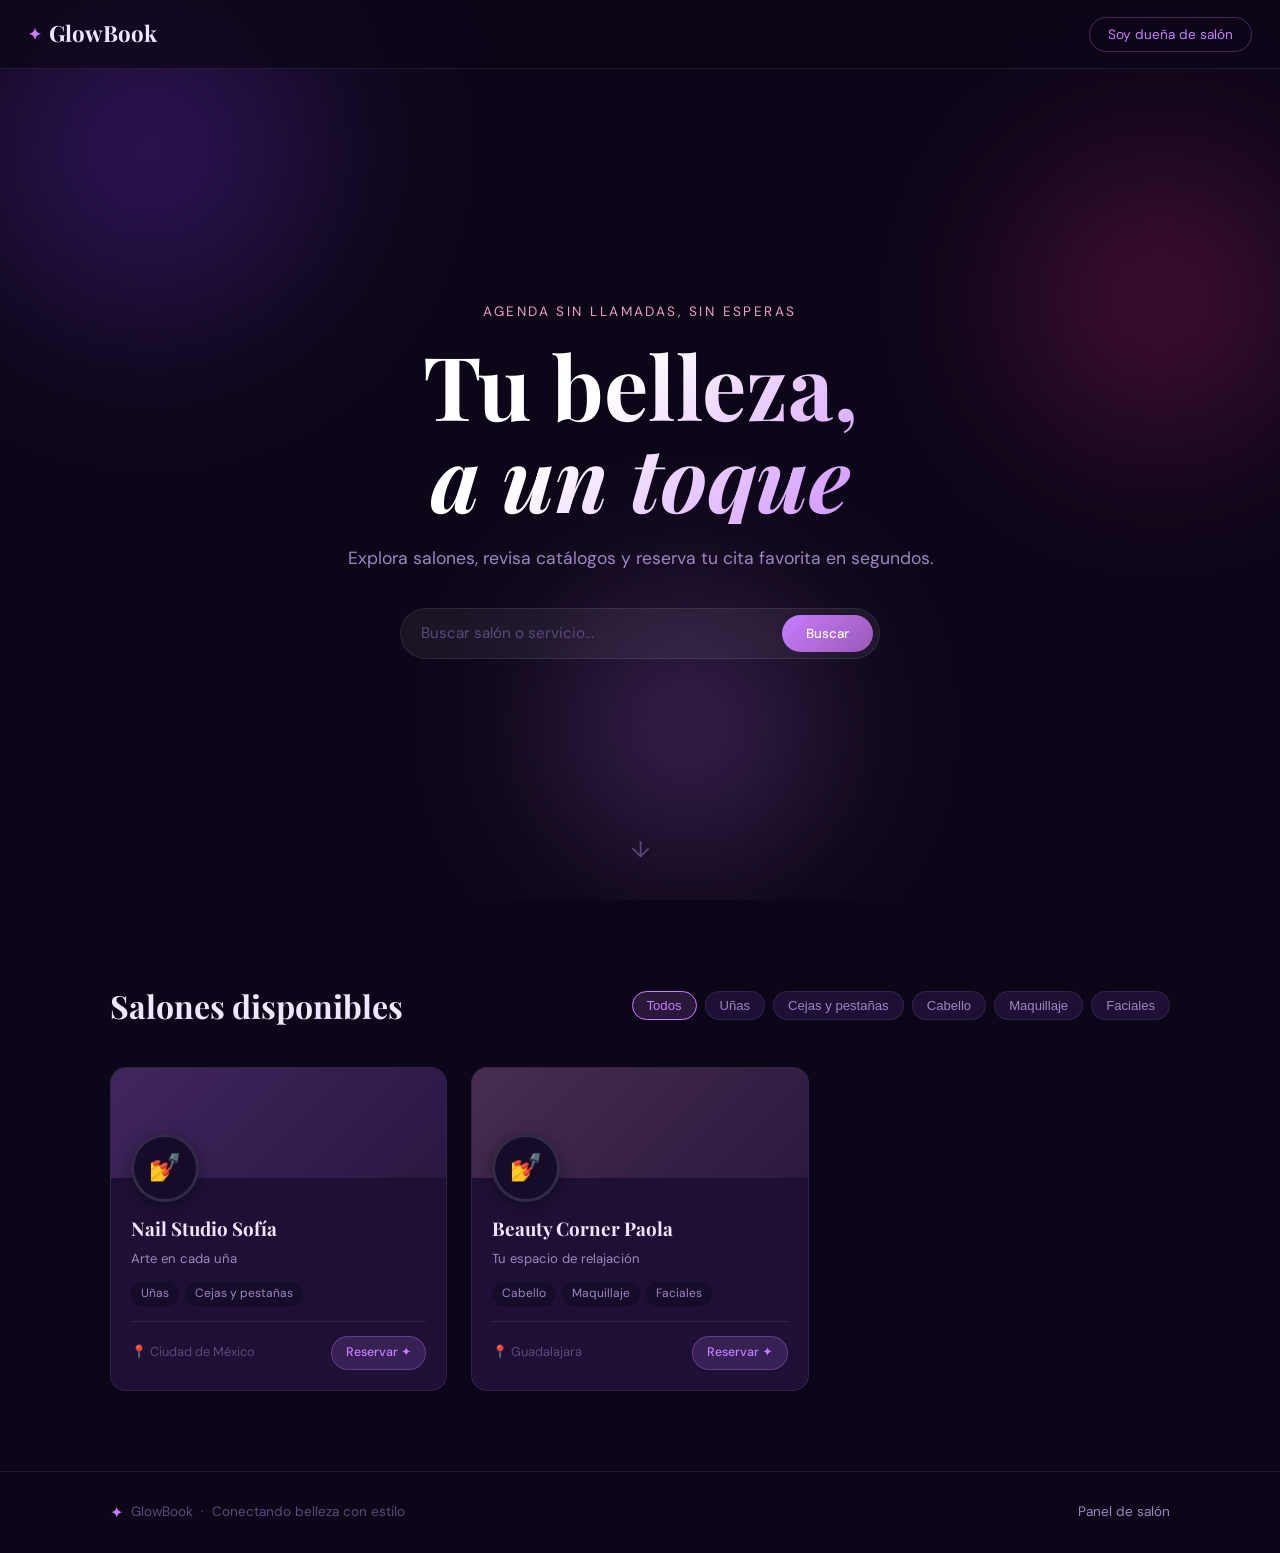
<file: index.html>
<!DOCTYPE html>
<html lang="es">
<head>
  <meta charset="UTF-8" />
  <meta name="viewport" content="width=device-width, initial-scale=1.0" />
  <title>GlowBook — Reserva tu Cita de Belleza</title>
  <meta name="description" content="Encuentra los mejores salones de uñas y belleza. Agenda tu cita en segundos." />
  <meta name="theme-color" content="#1a0a2e" />
  <link rel="manifest" href="manifest.json" />
  <link rel="apple-touch-icon" href="icons/icon-192.png" />
  <link rel="preconnect" href="https://fonts.googleapis.com" />
  <link rel="preconnect" href="https://fonts.gstatic.com" crossorigin />
  <link href="https://fonts.googleapis.com/css2?family=Playfair+Display:ital,wght@0,400;0,700;1,400&family=DM+Sans:wght@300;400;500&display=swap" rel="stylesheet" />
  <link rel="stylesheet" href="css/main.css" />
</head>
<body>
  <!-- NAV -->
  <nav class="nav">
    <a href="index.html" class="nav-logo">
      <span class="logo-gem">✦</span> GlowBook
    </a>
    <div class="nav-actions">
      <a href="admin.html" class="btn-outline">Soy dueña de salón</a>
    </div>
  </nav>

  <!-- HERO -->
  <section class="hero">
    <div class="hero-bg">
      <div class="orb orb-1"></div>
      <div class="orb orb-2"></div>
      <div class="orb orb-3"></div>
    </div>
    <div class="hero-content">
      <p class="hero-eyebrow">Agenda sin llamadas, sin esperas</p>
      <h1 class="hero-title">
        Tu belleza,<br />
        <em>a un toque</em>
      </h1>
      <p class="hero-sub">Explora salones, revisa catálogos y reserva tu cita favorita en segundos.</p>
      <div class="hero-search">
        <input type="text" id="searchInput" placeholder="Buscar salón o servicio..." autocomplete="off" />
        <button onclick="filterSalons()">Buscar</button>
      </div>
    </div>
    <div class="hero-scroll-hint">↓</div>
  </section>

  <!-- SALONES -->
  <section class="salons-section" id="salons">
    <div class="container">
      <div class="section-header">
        <h2>Salones disponibles</h2>
        <div class="filter-tags" id="filterTags"></div>
      </div>
      <div class="salons-grid" id="salonsGrid">
        <!-- Populated by JS -->
      </div>
      <div class="empty-state" id="emptyState" style="display:none;">
        <p>No se encontraron salones con ese criterio.</p>
      </div>
    </div>
  </section>

  <!-- CTA INSTALL -->
  <section class="install-banner" id="installBanner" style="display:none;">
    <div class="container">
      <div class="install-content">
        <span class="install-icon">📲</span>
        <div>
          <strong>Agrega GlowBook a tu pantalla de inicio</strong>
          <p>Accede rápido desde tu celular sin abrir el navegador.</p>
        </div>
        <button class="btn-install" id="installBtn">Instalar</button>
        <button class="btn-dismiss" onclick="document.getElementById('installBanner').style.display='none'">✕</button>
      </div>
    </div>
  </section>

  <!-- FOOTER -->
  <footer class="footer">
    <div class="container">
      <div class="footer-inner">
        <span class="logo-gem">✦</span> GlowBook &nbsp;·&nbsp; Conectando belleza con estilo
        <span class="footer-right">
          <a href="admin.html">Panel de salón</a>
        </span>
      </div>
    </div>
  </footer>

  <script src="js/data.js"></script>
  <script src="js/main.js"></script>
</body>
</html>
</file>
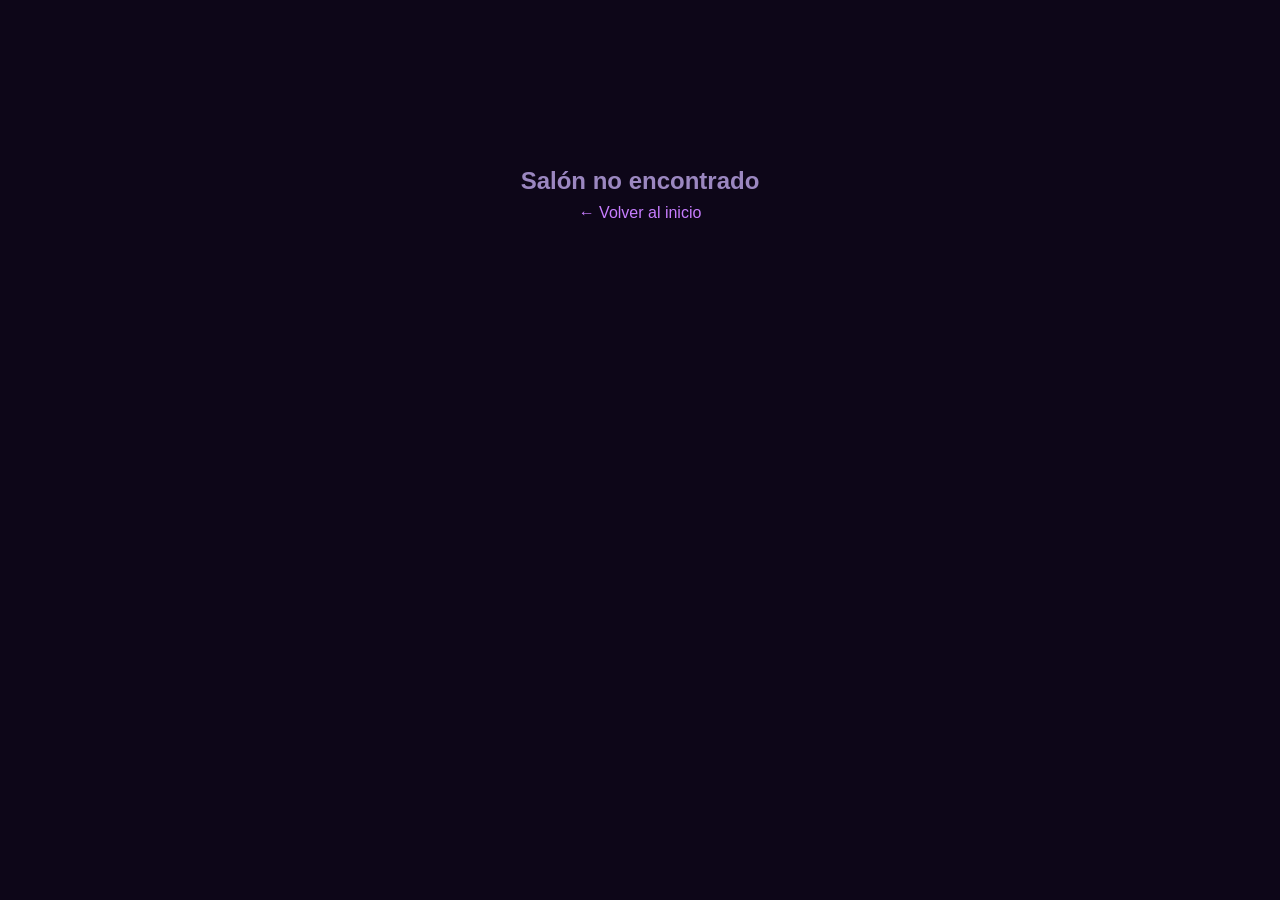
<file: salon.html>
<!DOCTYPE html>
<html lang="es">
<head>
  <meta charset="UTF-8" />
  <meta name="viewport" content="width=device-width, initial-scale=1.0" />
  <title>Salón — GlowBook</title>
  <meta name="theme-color" content="#1a0a2e" />
  <link rel="manifest" href="manifest.json" />
  <link rel="apple-touch-icon" href="icons/icon-192.png" />
  <link rel="preconnect" href="https://fonts.googleapis.com" />
  <link rel="preconnect" href="https://fonts.gstatic.com" crossorigin />
  <link href="https://fonts.googleapis.com/css2?family=Playfair+Display:ital,wght@0,400;0,700;1,400&family=DM+Sans:wght@300;400;500&display=swap" rel="stylesheet" />
  <link rel="stylesheet" href="css/main.css" />
  <link rel="stylesheet" href="css/salon.css" />
</head>
<body class="salon-page">

  <nav class="nav nav-salon">
    <a href="index.html" class="nav-logo">
      <span class="logo-gem">✦</span> GlowBook
    </a>
    <div class="nav-actions">
      <button class="btn-outline" id="shareBtn" onclick="shareSalon()">Compartir 🔗</button>
    </div>
  </nav>

  <!-- SALON HERO -->
  <div class="salon-hero" id="salonHero">
    <div class="salon-hero-bg" id="salonBg"></div>
    <div class="salon-hero-content">
      <div class="salon-logo-wrap" id="salonLogoWrap">
        <img id="salonLogoImg" src="" alt="Logo" style="display:none;" />
        <div id="salonLogoFallback" class="logo-fallback"></div>
      </div>
      <div class="salon-meta">
        <h1 id="salonName"></h1>
        <p id="salonTagline" class="salon-tagline"></p>
        <div class="salon-badges" id="salonBadges"></div>
        <div class="salon-contact" id="salonContact"></div>
      </div>
    </div>
  </div>

  <!-- TABS -->
  <div class="tabs-bar">
    <div class="container">
      <button class="tab-btn active" onclick="showTab('services')">Servicios</button>
      <button class="tab-btn" onclick="showTab('gallery')">Galería</button>
      <button class="tab-btn" onclick="showTab('booking')">Agendar Cita</button>
    </div>
  </div>

  <main class="container salon-main">

    <!-- SERVICES TAB -->
    <div class="tab-panel active" id="tab-services">
      <div class="services-grid" id="servicesGrid"></div>
    </div>

    <!-- GALLERY TAB -->
    <div class="tab-panel" id="tab-gallery">
      <div class="gallery-grid" id="galleryGrid">
        <p class="placeholder-text">La dueña del salón aún no ha agregado fotos.</p>
      </div>
    </div>

    <!-- BOOKING TAB -->
    <div class="tab-panel" id="tab-booking">
      <div class="booking-card">
        <h2>Agendar Cita</h2>
        <p class="booking-sub">Selecciona el servicio, fecha y hora de tu preferencia.</p>

        <div class="form-group">
          <label>Tu nombre</label>
          <input type="text" id="bkName" placeholder="Ej. María López" />
        </div>
        <div class="form-group">
          <label>Teléfono / WhatsApp</label>
          <input type="tel" id="bkPhone" placeholder="+52 55 1234 5678" />
        </div>
        <div class="form-group">
          <label>Servicio</label>
          <select id="bkService">
            <option value="">— Selecciona un servicio —</option>
          </select>
        </div>
        <div class="form-group">
          <label>Fecha</label>
          <input type="date" id="bkDate" />
        </div>
        <div class="form-group">
          <label>Hora</label>
          <select id="bkTime">
            <option value="">— Selecciona hora —</option>
          </select>
        </div>
        <div class="form-group">
          <label>Notas (opcional)</label>
          <textarea id="bkNotes" placeholder="Diseño especial, alergias, etc."></textarea>
        </div>

        <button class="btn-book" onclick="submitBooking()">Confirmar cita ✦</button>
        <div id="bookingMsg" class="booking-msg" style="display:none;"></div>
      </div>

      <!-- Appointments list for salon owner view -->
      <div id="appointmentsList" style="display:none;"></div>
    </div>

  </main>

  <!-- Floating book button -->
  <div class="fab" onclick="showTab('booking'); document.querySelector('.tabs-bar').scrollIntoView({behavior:'smooth'})">
    📅 Reservar
  </div>

  <footer class="footer">
    <div class="container">
      <div class="footer-inner">
        <span class="logo-gem">✦</span> GlowBook &nbsp;·&nbsp; <a href="index.html">Ver todos los salones</a>
      </div>
    </div>
  </footer>

  <script src="js/data.js"></script>
  <script src="js/salon.js"></script>
</body>
</html>
</file>
<file: css/main.css>
/* =============================================
   GLOWBOOK — Main CSS
   Aesthetic: Luxe Dark + Rose Gold accents
   ============================================= */

:root {
  --bg: #0d0618;
  --bg-2: #160c2a;
  --bg-card: #1e1035;
  --bg-card-hover: #261540;
  --border: rgba(255,255,255,0.08);
  --border-accent: rgba(199,125,255,0.3);

  --text: #f0e6ff;
  --text-muted: #9b87c0;
  --text-faint: #5a4a7a;

  --accent: #c77dff;
  --accent-2: #e8a0bf;
  --accent-gold: #ffd6a5;
  --accent-glow: rgba(199,125,255,0.15);

  --radius: 16px;
  --radius-sm: 10px;
  --shadow: 0 8px 40px rgba(0,0,0,0.4);
  --shadow-card: 0 4px 24px rgba(0,0,0,0.3);

  --font-display: 'Playfair Display', Georgia, serif;
  --font-body: 'DM Sans', system-ui, sans-serif;
}

* { box-sizing: border-box; margin: 0; padding: 0; }

html { scroll-behavior: smooth; }

body {
  background: var(--bg);
  color: var(--text);
  font-family: var(--font-body);
  font-size: 16px;
  line-height: 1.6;
  min-height: 100vh;
}

a { color: inherit; text-decoration: none; }

.container {
  max-width: 1100px;
  margin: 0 auto;
  padding: 0 20px;
}

/* ---- NAV ---- */
.nav {
  position: fixed;
  top: 0; left: 0; right: 0;
  z-index: 100;
  display: flex;
  align-items: center;
  justify-content: space-between;
  padding: 16px 28px;
  background: rgba(13,6,24,0.7);
  backdrop-filter: blur(20px);
  border-bottom: 1px solid var(--border);
}

.nav-logo {
  font-family: var(--font-display);
  font-size: 1.4rem;
  font-weight: 700;
  color: var(--text);
  display: flex;
  align-items: center;
  gap: 8px;
}

.logo-gem {
  color: var(--accent);
  font-size: 1rem;
}

/* ---- BUTTONS ---- */
.btn-outline {
  border: 1px solid var(--border-accent);
  color: var(--accent);
  padding: 8px 18px;
  border-radius: 50px;
  font-size: 0.85rem;
  font-family: var(--font-body);
  background: transparent;
  cursor: pointer;
  transition: all 0.2s;
}
.btn-outline:hover {
  background: var(--accent-glow);
  border-color: var(--accent);
}

.btn-outline-sm {
  border: 1px solid var(--border-accent);
  color: var(--accent);
  padding: 6px 14px;
  border-radius: 50px;
  font-size: 0.8rem;
  background: transparent;
  cursor: pointer;
  display: inline-block;
  margin-top: 8px;
  transition: all 0.2s;
}

.btn-primary {
  background: linear-gradient(135deg, var(--accent), #9b59b6);
  color: #fff;
  border: none;
  padding: 12px 28px;
  border-radius: 50px;
  font-family: var(--font-body);
  font-size: 0.95rem;
  font-weight: 500;
  cursor: pointer;
  transition: all 0.25s;
  box-shadow: 0 4px 20px rgba(199,125,255,0.3);
}
.btn-primary:hover {
  transform: translateY(-2px);
  box-shadow: 0 8px 28px rgba(199,125,255,0.45);
}

.btn-secondary {
  background: var(--bg-card-hover);
  color: var(--text);
  border: 1px solid var(--border);
  padding: 10px 20px;
  border-radius: 50px;
  font-family: var(--font-body);
  font-size: 0.88rem;
  cursor: pointer;
  transition: background 0.2s;
}
.btn-secondary:hover { background: var(--bg-card); }

/* ---- FORMS ---- */
.form-group {
  margin-bottom: 18px;
}
.form-group label {
  display: block;
  font-size: 0.82rem;
  font-weight: 500;
  color: var(--text-muted);
  margin-bottom: 7px;
  letter-spacing: 0.04em;
  text-transform: uppercase;
}
.form-group input,
.form-group select,
.form-group textarea {
  width: 100%;
  background: var(--bg-card);
  border: 1px solid var(--border);
  border-radius: var(--radius-sm);
  color: var(--text);
  font-family: var(--font-body);
  font-size: 0.95rem;
  padding: 12px 16px;
  outline: none;
  transition: border 0.2s, box-shadow 0.2s;
  appearance: auto;
}
.form-group input:focus,
.form-group select:focus,
.form-group textarea:focus {
  border-color: var(--accent);
  box-shadow: 0 0 0 3px rgba(199,125,255,0.12);
}
.form-group textarea {
  resize: vertical;
  min-height: 90px;
}
.form-group input[type="color"] {
  height: 46px;
  padding: 4px 8px;
  cursor: pointer;
}
.form-row {
  display: grid;
  grid-template-columns: 1fr 1fr;
  gap: 16px;
}
@media (max-width: 600px) {
  .form-row { grid-template-columns: 1fr; }
}

/* ---- HERO ---- */
.hero {
  position: relative;
  min-height: 100vh;
  display: flex;
  flex-direction: column;
  align-items: center;
  justify-content: center;
  text-align: center;
  padding: 120px 20px 60px;
  overflow: hidden;
}

.hero-bg {
  position: absolute;
  inset: 0;
  z-index: 0;
}

.orb {
  position: absolute;
  border-radius: 50%;
  filter: blur(80px);
  opacity: 0.4;
  animation: float 8s ease-in-out infinite;
}
.orb-1 {
  width: 500px; height: 500px;
  background: radial-gradient(circle, #7c3aed, transparent 70%);
  top: -100px; left: -100px;
  animation-delay: 0s;
}
.orb-2 {
  width: 400px; height: 400px;
  background: radial-gradient(circle, #db2777, transparent 70%);
  top: 100px; right: -80px;
  animation-delay: 3s;
}
.orb-3 {
  width: 350px; height: 350px;
  background: radial-gradient(circle, #c77dff, transparent 70%);
  bottom: 0; left: 40%;
  animation-delay: 6s;
}

@keyframes float {
  0%, 100% { transform: translateY(0) scale(1); }
  50% { transform: translateY(-30px) scale(1.05); }
}

.hero-content {
  position: relative;
  z-index: 1;
  max-width: 680px;
}

.hero-eyebrow {
  font-size: 0.85rem;
  letter-spacing: 0.18em;
  text-transform: uppercase;
  color: var(--accent-2);
  margin-bottom: 16px;
}

.hero-title {
  font-family: var(--font-display);
  font-size: clamp(3rem, 8vw, 5.5rem);
  font-weight: 700;
  line-height: 1.05;
  margin-bottom: 20px;
  background: linear-gradient(135deg, #fff 40%, var(--accent));
  -webkit-background-clip: text;
  -webkit-text-fill-color: transparent;
  background-clip: text;
}
.hero-title em {
  font-style: italic;
  -webkit-text-fill-color: transparent;
}

.hero-sub {
  font-size: 1.1rem;
  color: var(--text-muted);
  margin-bottom: 36px;
}

.hero-search {
  display: flex;
  gap: 8px;
  background: rgba(255,255,255,0.06);
  border: 1px solid var(--border);
  border-radius: 50px;
  padding: 6px 6px 6px 20px;
  max-width: 480px;
  margin: 0 auto;
  backdrop-filter: blur(10px);
}
.hero-search input {
  flex: 1;
  background: transparent;
  border: none;
  outline: none;
  color: var(--text);
  font-size: 0.95rem;
  font-family: var(--font-body);
}
.hero-search input::placeholder { color: var(--text-faint); }
.hero-search button {
  background: linear-gradient(135deg, var(--accent), #9b59b6);
  color: #fff;
  border: none;
  padding: 10px 24px;
  border-radius: 40px;
  font-weight: 500;
  cursor: pointer;
  font-family: var(--font-body);
  transition: opacity 0.2s;
}
.hero-search button:hover { opacity: 0.85; }

.hero-scroll-hint {
  position: absolute;
  bottom: 32px;
  left: 50%;
  transform: translateX(-50%);
  color: var(--text-faint);
  font-size: 1.4rem;
  animation: bounce 2s infinite;
}
@keyframes bounce {
  0%,100% { transform: translateX(-50%) translateY(0); }
  50% { transform: translateX(-50%) translateY(8px); }
}

/* ---- SALONS SECTION ---- */
.salons-section {
  padding: 80px 0;
}
.section-header {
  display: flex;
  align-items: center;
  justify-content: space-between;
  margin-bottom: 36px;
  flex-wrap: wrap;
  gap: 16px;
}
.section-header h2 {
  font-family: var(--font-display);
  font-size: 2rem;
  font-weight: 700;
}

.filter-tags {
  display: flex;
  gap: 8px;
  flex-wrap: wrap;
}
.filter-tag {
  background: var(--bg-card);
  border: 1px solid var(--border);
  color: var(--text-muted);
  padding: 6px 14px;
  border-radius: 50px;
  font-size: 0.82rem;
  cursor: pointer;
  transition: all 0.2s;
}
.filter-tag:hover,
.filter-tag.active {
  background: var(--accent-glow);
  border-color: var(--accent);
  color: var(--accent);
}

/* ---- SALON CARDS ---- */
.salons-grid {
  display: grid;
  grid-template-columns: repeat(auto-fill, minmax(300px, 1fr));
  gap: 24px;
}

.salon-card {
  background: var(--bg-card);
  border: 1px solid var(--border);
  border-radius: var(--radius);
  overflow: hidden;
  cursor: pointer;
  transition: transform 0.25s, box-shadow 0.25s, border-color 0.25s;
  text-decoration: none;
  display: block;
}
.salon-card:hover {
  transform: translateY(-6px);
  box-shadow: 0 16px 48px rgba(0,0,0,0.4);
  border-color: var(--border-accent);
}

.card-banner {
  height: 110px;
  position: relative;
  display: flex;
  align-items: center;
  justify-content: center;
}

.card-logo {
  width: 68px;
  height: 68px;
  border-radius: 50%;
  background: var(--bg-2);
  border: 3px solid rgba(255,255,255,0.12);
  display: flex;
  align-items: center;
  justify-content: center;
  font-size: 1.6rem;
  overflow: hidden;
  position: absolute;
  bottom: -24px;
  left: 20px;
  box-shadow: 0 4px 16px rgba(0,0,0,0.4);
}
.card-logo img {
  width: 100%;
  height: 100%;
  object-fit: cover;
}

.card-body {
  padding: 36px 20px 20px;
}
.card-name {
  font-family: var(--font-display);
  font-size: 1.18rem;
  font-weight: 700;
  margin-bottom: 4px;
}
.card-tagline {
  font-size: 0.82rem;
  color: var(--text-muted);
  margin-bottom: 12px;
}
.card-tags {
  display: flex;
  gap: 6px;
  flex-wrap: wrap;
  margin-bottom: 14px;
}
.card-tag {
  background: var(--bg-2);
  border-radius: 50px;
  padding: 3px 10px;
  font-size: 0.75rem;
  color: var(--text-muted);
}
.card-footer {
  display: flex;
  align-items: center;
  justify-content: space-between;
  border-top: 1px solid var(--border);
  padding-top: 14px;
  font-size: 0.8rem;
  color: var(--text-faint);
}
.card-book-btn {
  background: var(--accent-glow);
  border: 1px solid var(--border-accent);
  color: var(--accent);
  padding: 6px 14px;
  border-radius: 50px;
  font-size: 0.78rem;
  font-weight: 500;
  cursor: pointer;
}

.empty-state {
  text-align: center;
  color: var(--text-muted);
  padding: 60px 20px;
}

/* ---- INSTALL BANNER ---- */
.install-banner {
  background: linear-gradient(135deg, var(--bg-card), var(--bg-2));
  border-top: 1px solid var(--border-accent);
  padding: 16px 0;
  position: sticky;
  bottom: 0;
  z-index: 90;
}
.install-content {
  display: flex;
  align-items: center;
  gap: 16px;
  flex-wrap: wrap;
}
.install-icon { font-size: 1.8rem; }
.install-content strong { font-size: 0.95rem; }
.install-content p { font-size: 0.82rem; color: var(--text-muted); margin-top: 2px; }
.btn-install {
  background: var(--accent);
  color: #fff;
  border: none;
  padding: 10px 22px;
  border-radius: 50px;
  font-weight: 600;
  cursor: pointer;
  margin-left: auto;
  font-family: var(--font-body);
}
.btn-dismiss {
  background: none;
  border: none;
  color: var(--text-muted);
  font-size: 1.1rem;
  cursor: pointer;
  padding: 4px 8px;
}

/* ---- FOOTER ---- */
.footer {
  padding: 28px 0;
  border-top: 1px solid var(--border);
  font-size: 0.85rem;
  color: var(--text-faint);
}
.footer-inner {
  display: flex;
  align-items: center;
  gap: 8px;
}
.footer-right { margin-left: auto; }
.footer a {
  color: var(--text-muted);
  transition: color 0.2s;
}
.footer a:hover { color: var(--accent); }

/* ---- UTILITIES ---- */
.mt-2 { margin-top: 16px; }

/* ---- TABS (Salon Page) ---- */
.tabs-bar {
  background: var(--bg-2);
  border-bottom: 1px solid var(--border);
  position: sticky;
  top: 62px;
  z-index: 80;
}
.tabs-bar .container {
  display: flex;
  gap: 4px;
  padding-top: 6px;
  padding-bottom: 0;
}
.tab-btn {
  background: none;
  border: none;
  color: var(--text-muted);
  font-family: var(--font-body);
  font-size: 0.9rem;
  padding: 12px 20px;
  cursor: pointer;
  border-bottom: 2px solid transparent;
  transition: all 0.2s;
}
.tab-btn:hover { color: var(--text); }
.tab-btn.active {
  color: var(--accent);
  border-bottom-color: var(--accent);
}

.tab-panel { display: none; padding: 32px 0; }
.tab-panel.active { display: block; }

/* ---- RESPONSIVE ---- */
@media (max-width: 768px) {
  .section-header { flex-direction: column; align-items: flex-start; }
  .nav { padding: 14px 16px; }
  .hero { padding: 100px 16px 50px; }
}
</file>
<file: css/salon.css>
/* =============================================
   SALON PAGE STYLES
   ============================================= */

.salon-page { padding-top: 62px; }

/* ---- SALON HERO ---- */
.salon-hero {
  position: relative;
  min-height: 280px;
  display: flex;
  align-items: flex-end;
  overflow: hidden;
}

.salon-hero-bg {
  position: absolute;
  inset: 0;
  background: linear-gradient(135deg, var(--bg-2), var(--bg));
  z-index: 0;
}
.salon-hero-bg::after {
  content: '';
  position: absolute;
  inset: 0;
  background: linear-gradient(to top, rgba(13,6,24,0.9) 40%, transparent);
}

.salon-hero-content {
  position: relative;
  z-index: 1;
  display: flex;
  align-items: flex-end;
  gap: 24px;
  padding: 24px 28px 36px;
  max-width: 1100px;
  margin: 0 auto;
  width: 100%;
}

.salon-logo-wrap {
  width: 100px;
  height: 100px;
  border-radius: 20px;
  background: var(--bg-card);
  border: 2px solid var(--border);
  overflow: hidden;
  flex-shrink: 0;
  display: flex;
  align-items: center;
  justify-content: center;
  box-shadow: var(--shadow);
}
.salon-logo-wrap img {
  width: 100%;
  height: 100%;
  object-fit: cover;
}
.logo-fallback {
  font-size: 2.5rem;
  opacity: 0.6;
}

.salon-meta { flex: 1; }
.salon-meta h1 {
  font-family: var(--font-display);
  font-size: clamp(1.6rem, 4vw, 2.8rem);
  font-weight: 700;
  line-height: 1.1;
  margin-bottom: 6px;
}
.salon-tagline {
  color: var(--text-muted);
  font-size: 0.95rem;
  margin-bottom: 12px;
  font-style: italic;
}
.salon-badges {
  display: flex;
  gap: 8px;
  flex-wrap: wrap;
  margin-bottom: 12px;
}
.salon-badge {
  background: var(--bg-card);
  border: 1px solid var(--border);
  color: var(--text-muted);
  padding: 4px 12px;
  border-radius: 50px;
  font-size: 0.78rem;
}
.salon-contact {
  display: flex;
  gap: 14px;
  flex-wrap: wrap;
}
.salon-contact a {
  color: var(--text-muted);
  font-size: 0.85rem;
  display: flex;
  align-items: center;
  gap: 5px;
  transition: color 0.2s;
}
.salon-contact a:hover { color: var(--accent); }

/* ---- MAIN ---- */
.salon-main { min-height: 400px; }

/* ---- SERVICES GRID ---- */
.services-grid {
  display: grid;
  grid-template-columns: repeat(auto-fill, minmax(260px, 1fr));
  gap: 16px;
}

.service-card {
  background: var(--bg-card);
  border: 1px solid var(--border);
  border-radius: var(--radius);
  padding: 20px;
  transition: border-color 0.2s, transform 0.2s;
}
.service-card:hover {
  border-color: var(--border-accent);
  transform: translateY(-3px);
}
.service-name {
  font-family: var(--font-display);
  font-size: 1.05rem;
  font-weight: 600;
  margin-bottom: 6px;
}
.service-desc {
  font-size: 0.83rem;
  color: var(--text-muted);
  margin-bottom: 14px;
  line-height: 1.5;
}
.service-footer {
  display: flex;
  align-items: center;
  justify-content: space-between;
}
.service-price {
  font-size: 1.1rem;
  font-weight: 700;
  color: var(--accent-gold);
}
.service-duration {
  font-size: 0.78rem;
  color: var(--text-faint);
}
.service-book-btn {
  background: var(--accent-glow);
  border: 1px solid var(--border-accent);
  color: var(--accent);
  padding: 7px 14px;
  border-radius: 50px;
  font-size: 0.8rem;
  cursor: pointer;
  font-family: var(--font-body);
  transition: background 0.2s;
}
.service-book-btn:hover { background: rgba(199,125,255,0.25); }

/* ---- GALLERY ---- */
.gallery-grid {
  display: grid;
  grid-template-columns: repeat(auto-fill, minmax(200px, 1fr));
  gap: 12px;
}
.gallery-grid img {
  width: 100%;
  aspect-ratio: 1;
  object-fit: cover;
  border-radius: var(--radius-sm);
  border: 1px solid var(--border);
  transition: transform 0.25s;
  cursor: pointer;
}
.gallery-grid img:hover { transform: scale(1.03); }
.placeholder-text {
  color: var(--text-faint);
  text-align: center;
  padding: 40px;
  grid-column: 1/-1;
}

/* ---- BOOKING ---- */
.booking-card {
  max-width: 560px;
  background: var(--bg-card);
  border: 1px solid var(--border);
  border-radius: var(--radius);
  padding: 36px;
}
.booking-card h2 {
  font-family: var(--font-display);
  font-size: 1.6rem;
  margin-bottom: 8px;
}
.booking-sub {
  color: var(--text-muted);
  font-size: 0.88rem;
  margin-bottom: 28px;
}

.btn-book {
  width: 100%;
  background: linear-gradient(135deg, var(--accent), #9b59b6);
  color: #fff;
  border: none;
  padding: 15px;
  border-radius: 50px;
  font-size: 1rem;
  font-weight: 600;
  cursor: pointer;
  font-family: var(--font-body);
  transition: all 0.25s;
  box-shadow: 0 4px 20px rgba(199,125,255,0.3);
}
.btn-book:hover {
  transform: translateY(-2px);
  box-shadow: 0 8px 28px rgba(199,125,255,0.45);
}

.booking-msg {
  margin-top: 16px;
  padding: 14px 20px;
  border-radius: var(--radius-sm);
  font-size: 0.9rem;
  text-align: center;
}
.booking-msg.success {
  background: rgba(52,211,153,0.1);
  border: 1px solid rgba(52,211,153,0.3);
  color: #34d399;
}
.booking-msg.error {
  background: rgba(248,113,113,0.1);
  border: 1px solid rgba(248,113,113,0.3);
  color: #f87171;
}

/* ---- FAB ---- */
.fab {
  position: fixed;
  bottom: 24px;
  right: 24px;
  background: linear-gradient(135deg, var(--accent), #9b59b6);
  color: #fff;
  padding: 14px 22px;
  border-radius: 50px;
  font-size: 0.9rem;
  font-weight: 600;
  cursor: pointer;
  box-shadow: 0 8px 28px rgba(199,125,255,0.45);
  z-index: 90;
  transition: transform 0.2s;
}
.fab:hover { transform: translateY(-3px) scale(1.03); }

/* ---- APPOINTMENTS LIST ---- */
.appointment-item {
  background: var(--bg-card);
  border: 1px solid var(--border);
  border-radius: var(--radius-sm);
  padding: 16px 20px;
  margin-bottom: 10px;
  display: flex;
  align-items: center;
  justify-content: space-between;
  flex-wrap: wrap;
  gap: 10px;
}
.appt-info .appt-name { font-weight: 600; margin-bottom: 4px; }
.appt-info .appt-detail { font-size: 0.82rem; color: var(--text-muted); }
.appt-status {
  padding: 5px 12px;
  border-radius: 50px;
  font-size: 0.76rem;
  font-weight: 600;
}
.appt-status.pending {
  background: rgba(251,191,36,0.15);
  color: #fbbf24;
}
.appt-status.confirmed {
  background: rgba(52,211,153,0.15);
  color: #34d399;
}

/* ---- RESPONSIVE ---- */
@media (max-width: 640px) {
  .salon-hero-content { flex-direction: column; align-items: flex-start; }
  .booking-card { padding: 24px 18px; }
  .fab { bottom: 16px; right: 16px; }
}
</file>
